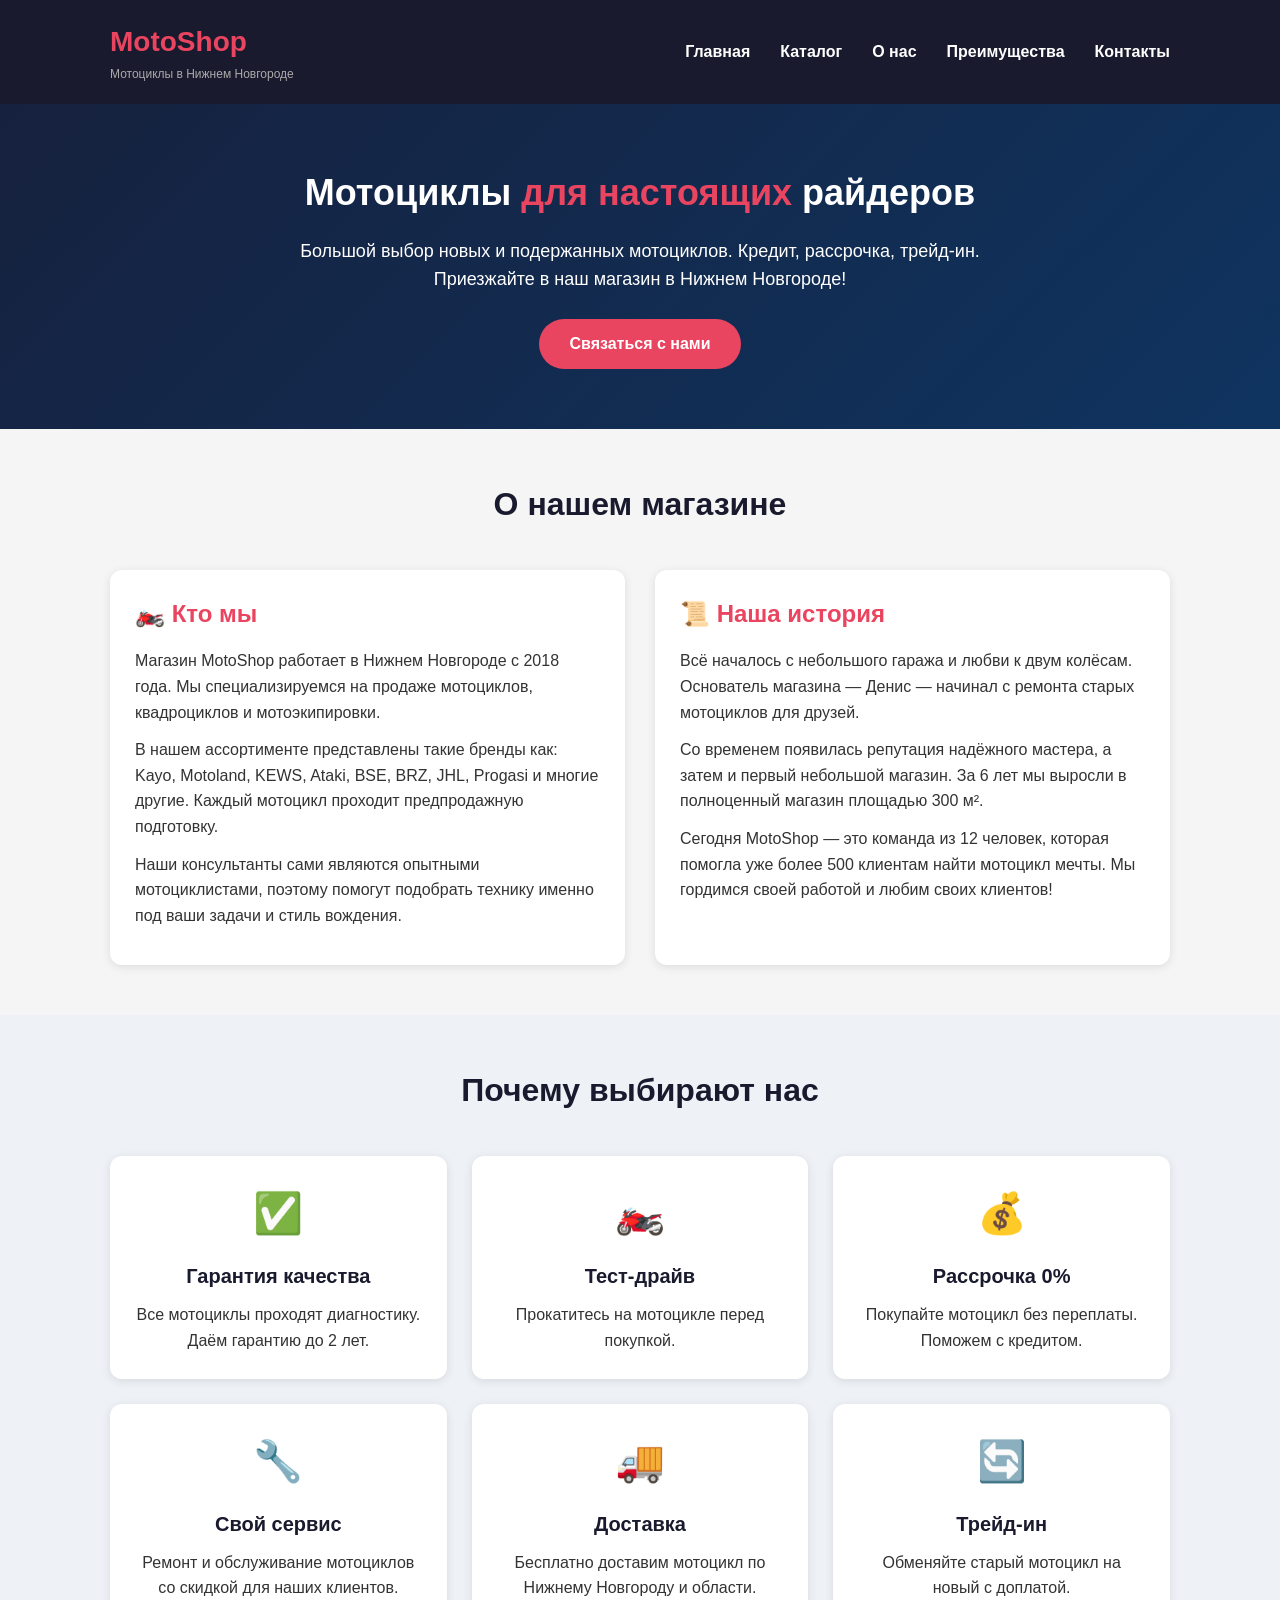
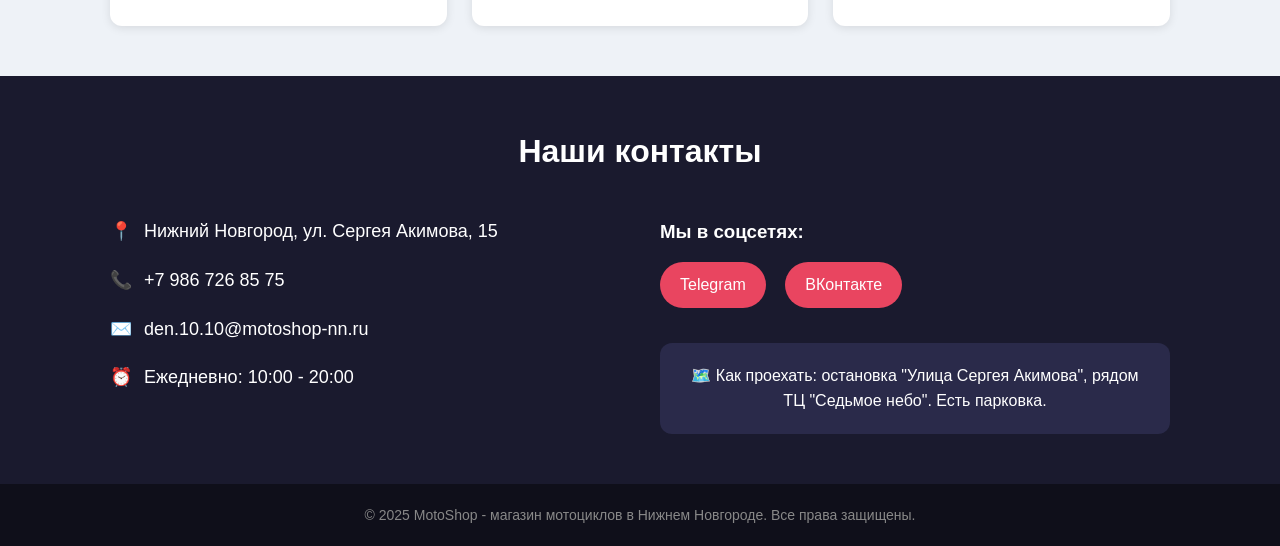
<file: index.html>
<!DOCTYPE html>
<html lang="ru">
<head>
    <meta charset="UTF-8">
    <meta name="viewport" content="width=device-width, initial-scale=1.0">
    <title>MotoShop - магазин мотоциклов в Нижнем Новгороде</title>
    <link rel="stylesheet" href="style.css">
</head>
<body>

<header>
    <div class="container header-flex">
        <div class="logo">
            <h1>MotoShop</h1>
            <p>Мотоциклы в Нижнем Новгороде</p>
        </div>
        <nav class="nav-menu">
            <ul>
                <li><a href="index.html">Главная</a></li>
                <li><a href="catalog.html">Каталог</a></li>
                <li><a href="#about">О нас</a></li>
                <li><a href="#advantages">Преимущества</a></li>
                <li><a href="#contacts">Контакты</a></li>
            </ul>
        </nav>
    </div>
</header>

<main>
    <section class="hero">
        <div class="container">
            <h2>Мотоциклы <span>для настоящих</span> райдеров</h2>
            <p>Большой выбор новых и подержанных мотоциклов. Кредит, рассрочка, трейд-ин. Приезжайте в наш магазин в Нижнем Новгороде!</p>
            <a href="#contacts" class="btn">Связаться с нами</a>
        </div>
    </section>

    <section id="about">
        <div class="container">
            <h2 class="section-title">О нашем магазине</h2>
            <div class="two-columns">
                <div class="info-card">
                    <h3>🏍️ Кто мы</h3>
                    <p>Магазин MotoShop работает в Нижнем Новгороде с 2018 года. Мы специализируемся на продаже мотоциклов, квадроциклов и мотоэкипировки.</p>
                    <p>В нашем ассортименте представлены такие бренды как: Kayo, Motoland, KEWS, Ataki, BSE, BRZ, JHL, Progasi и многие другие. Каждый мотоцикл проходит предпродажную подготовку.</p>
                    <p>Наши консультанты сами являются опытными мотоциклистами, поэтому помогут подобрать технику именно под ваши задачи и стиль вождения.</p>
                </div>
                <div class="info-card">
                    <h3>📜 Наша история</h3>
                    <p>Всё началось с небольшого гаража и любви к двум колёсам. Основатель магазина — Денис — начинал с ремонта старых мотоциклов для друзей.</p>
                    <p>Со временем появилась репутация надёжного мастера, а затем и первый небольшой магазин. За 6 лет мы выросли в полноценный магазин площадью 300 м².</p>
                    <p>Сегодня MotoShop — это команда из 12 человек, которая помогла уже более 500 клиентам найти мотоцикл мечты. Мы гордимся своей работой и любим своих клиентов!</p>
                </div>
            </div>
        </div>
    </section>

    <section id="advantages" style="background-color: #eef2f7;">
        <div class="container">
            <h2 class="section-title">Почему выбирают нас</h2>
            <div class="advantages-grid">
                <div class="advantage">
                    <div class="advantage-icon">✅</div>
                    <h4>Гарантия качества</h4>
                    <p>Все мотоциклы проходят диагностику. Даём гарантию до 2 лет.</p>
                </div>
                <div class="advantage">
                    <div class="advantage-icon">🏍️</div>
                    <h4>Тест-драйв</h4>
                    <p>Прокатитесь на мотоцикле перед покупкой.</p>
                </div>
                <div class="advantage">
                    <div class="advantage-icon">💰</div>
                    <h4>Рассрочка 0%</h4>
                    <p>Покупайте мотоцикл без переплаты. Поможем с кредитом.</p>
                </div>
                <div class="advantage">
                    <div class="advantage-icon">🔧</div>
                    <h4>Свой сервис</h4>
                    <p>Ремонт и обслуживание мотоциклов со скидкой для наших клиентов.</p>
                </div>
                <div class="advantage">
                    <div class="advantage-icon">🚚</div>
                    <h4>Доставка</h4>
                    <p>Бесплатно доставим мотоцикл по Нижнему Новгороду и области.</p>
                </div>
                <div class="advantage">
                    <div class="advantage-icon">🔄</div>
                    <h4>Трейд-ин</h4>
                    <p>Обменяйте старый мотоцикл на новый с доплатой.</p>
                </div>
            </div>
        </div>
    </section>

    <section id="contacts" class="contacts">
        <div class="container">
            <h2 class="section-title">Наши контакты</h2>
            <div class="contacts-flex">
                <div class="contact-info">
                    <div class="contact-item">
                        <span>📍</span>
                        <span>Нижний Новгород, ул. Сергея Акимова, 15</span>
                    </div>
                    <div class="contact-item">
                        <span>📞</span>
                        <span>+7 986 726 85 75</span>
                    </div>
                    <div class="contact-item">
                        <span>✉️</span>
                        <span>den.10.10@motoshop-nn.ru</span>
                    </div>
                    <div class="contact-item">
                        <span>⏰</span>
                        <span>Ежедневно: 10:00 - 20:00</span>
                    </div>
                </div>
                <div class="social-links">
                    <h3 style="margin-bottom: 15px;">Мы в соцсетях:</h3>
                    <a href="#">Telegram</a>
                    <a href="#">ВКонтакте</a>
                    <div class="map-placeholder">
                        🗺️ Как проехать: остановка "Улица Сергея Акимова", рядом ТЦ "Седьмое небо". Есть парковка.
                    </div>
                </div>
            </div>
        </div>
    </section>
</main>

<footer>
    <div class="container">
        <p>© 2025 MotoShop - магазин мотоциклов в Нижнем Новгороде. Все права защищены.</p>
    </div>
</footer>

</body>
</html>
</file>
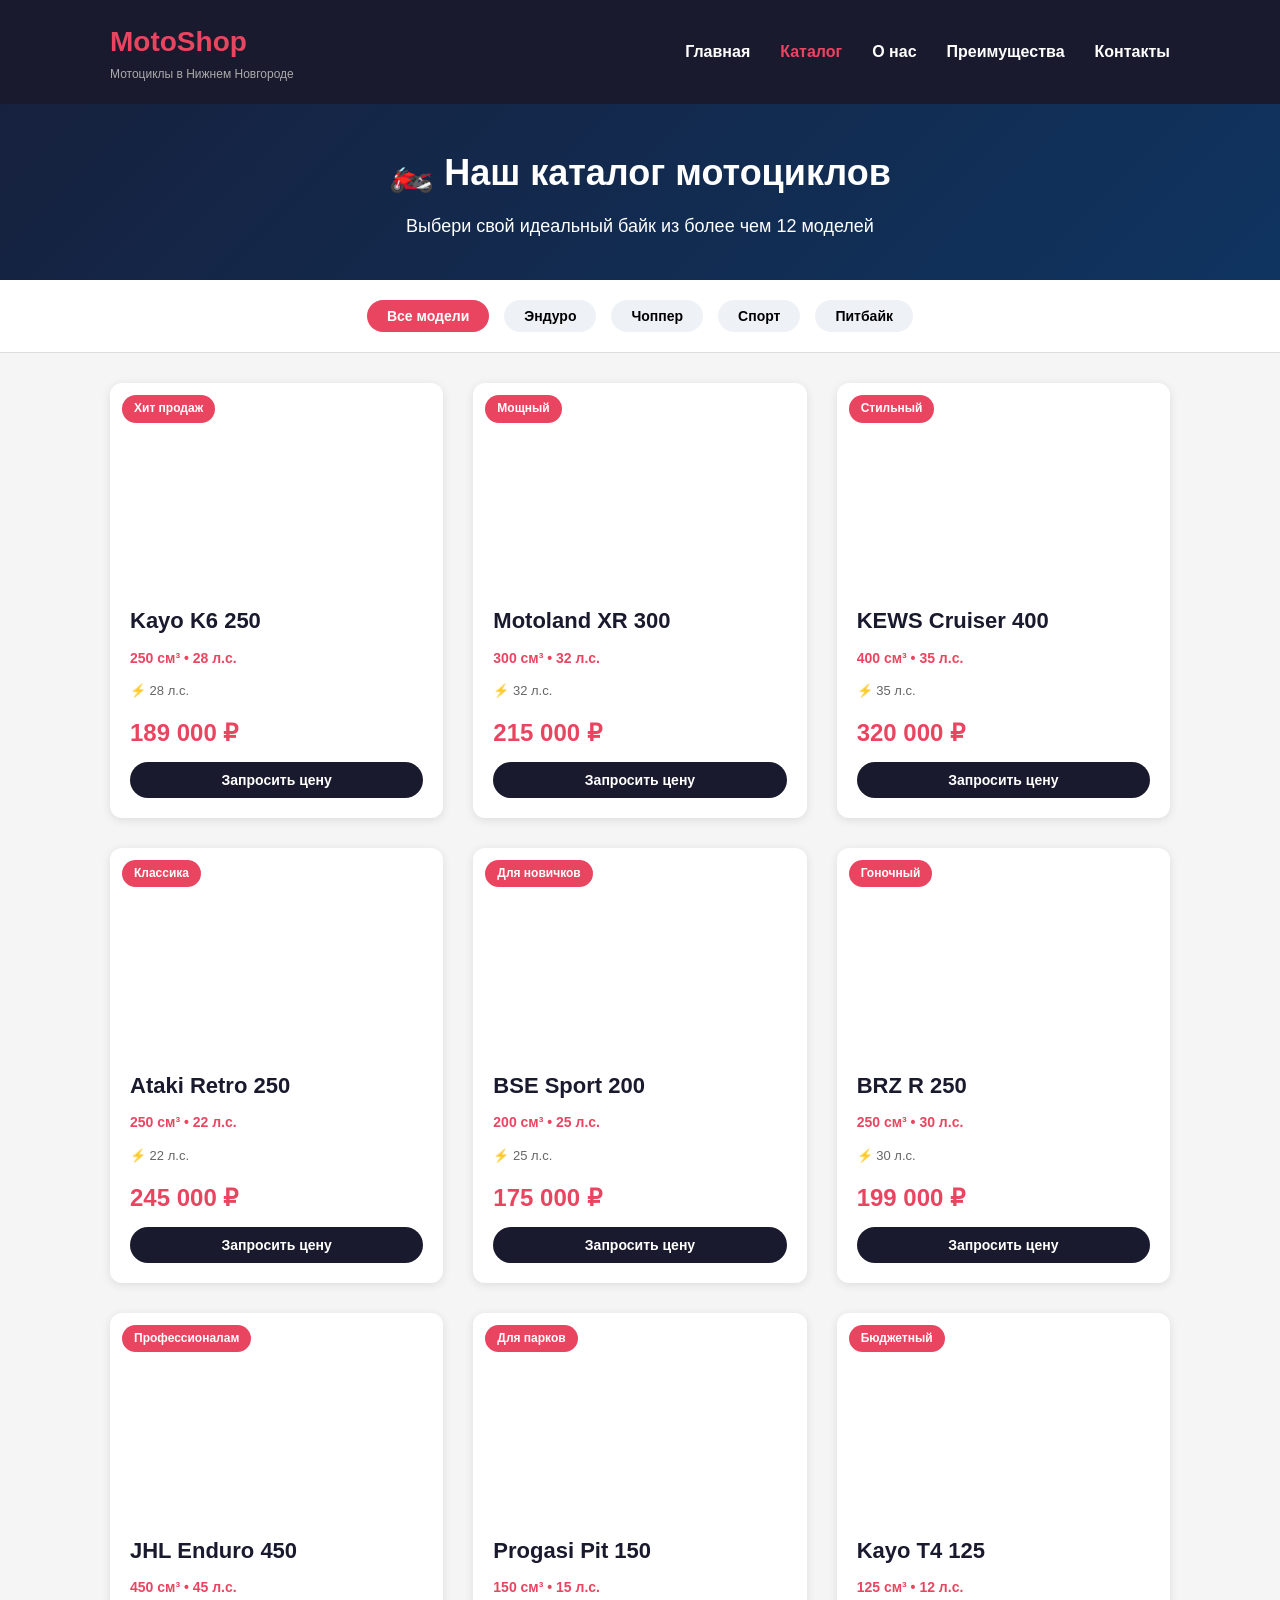
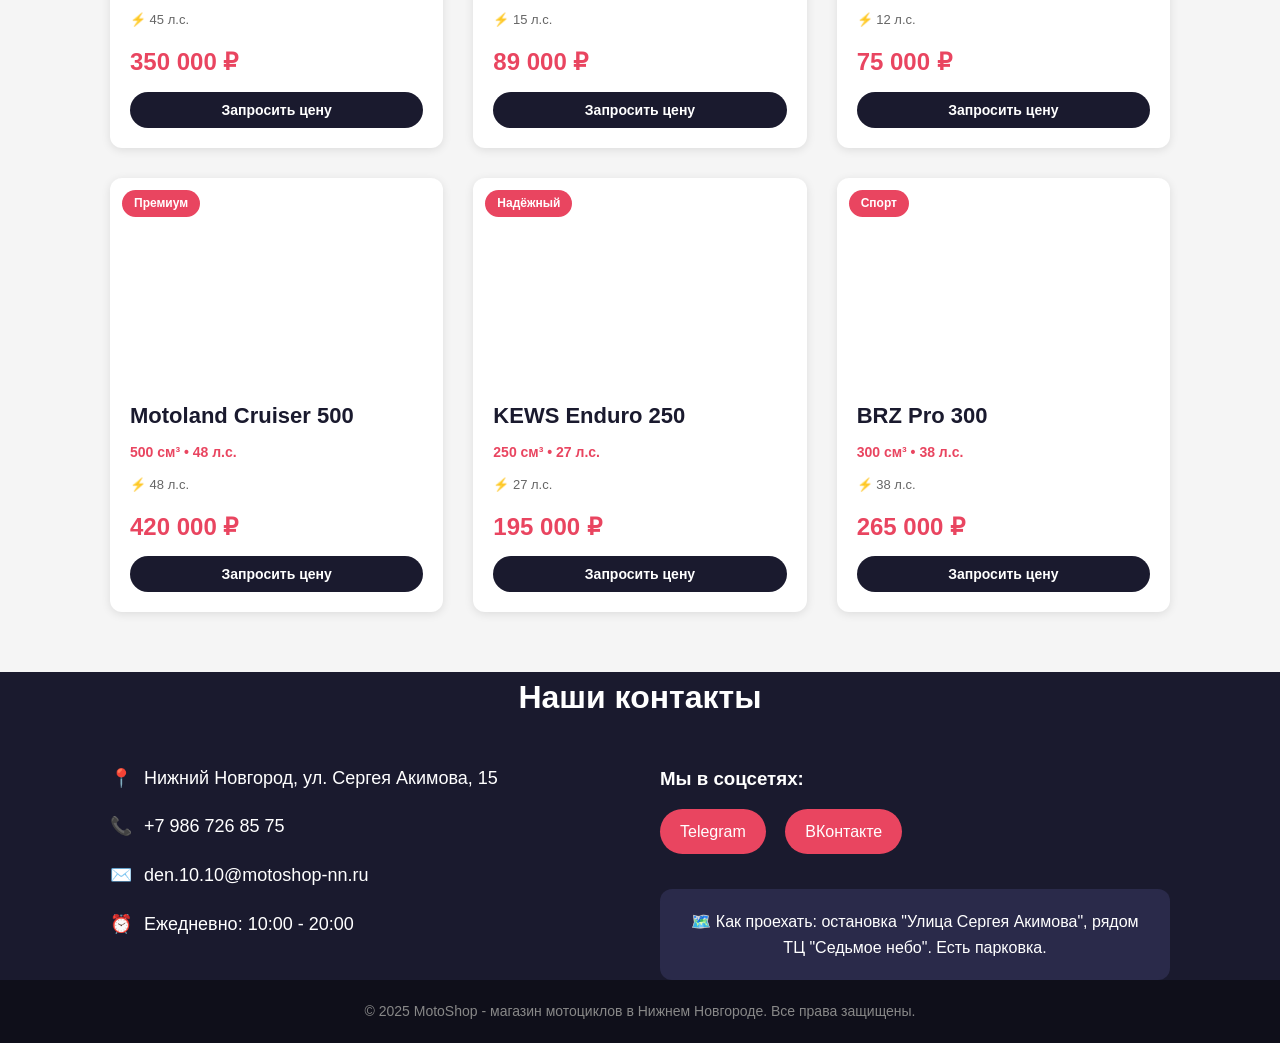
<file: catalog.html>
<!DOCTYPE html>
<html lang="ru">
<head>
    <meta charset="UTF-8">
    <meta name="viewport" content="width=device-width, initial-scale=1.0">
    <title>Каталог мотоциклов | MotoShop</title>
    <link rel="stylesheet" href="catalog.css">
</head>
<body>

<header>
    <div class="container header-flex">
        <div class="logo">
            <h1>MotoShop</h1>
            <p>Мотоциклы в Нижнем Новгороде</p>
        </div>
        <nav class="nav-menu">
            <ul>
                <li><a href="index.html">Главная</a></li>
                <li><a href="catalog.html" class="active">Каталог</a></li>
                <li><a href="index.html#about">О нас</a></li>
                <li><a href="index.html#advantages">Преимущества</a></li>
                <li><a href="#contacts">Контакты</a></li>
            </ul>
        </nav>
    </div>
</header>

<section class="page-title">
    <div class="container">
        <h1>🏍️ Наш каталог мотоциклов</h1>
        <p>Выбери свой идеальный байк из более чем 12 моделей</p>
    </div>
</section>

<div class="filter-section">
    <div class="container filter-buttons" id="filterContainer">
        <button class="filter-btn active" data-filter="all">Все модели</button>
        <button class="filter-btn" data-filter="enduro">Эндуро</button>
        <button class="filter-btn" data-filter="cruiser">Чоппер</button>
        <button class="filter-btn" data-filter="sport">Спорт</button>
        <button class="filter-btn" data-filter="pitbike">Питбайк</button>
    </div>
</div>

<div class="container">
    <div class="catalog-grid" id="catalogGrid"></div>
</div>

<section id="contacts" class="contacts">
    <div class="container">
        <h2 class="section-title">Наши контакты</h2>
        <div class="contacts-flex">
            <div class="contact-info">
                <div class="contact-item">
                    <span>📍</span>
                    <span>Нижний Новгород, ул. Сергея Акимова, 15</span>
                </div>
                <div class="contact-item">
                    <span>📞</span>
                    <span>+7 986 726 85 75</span>
                </div>
                <div class="contact-item">
                    <span>✉️</span>
                    <span>den.10.10@motoshop-nn.ru</span>
                </div>
                <div class="contact-item">
                    <span>⏰</span>
                    <span>Ежедневно: 10:00 - 20:00</span>
                </div>
            </div>
            <div class="social-links">
                <h3 style="margin-bottom: 15px;">Мы в соцсетях:</h3>
                <a href="#">Telegram</a>
                <a href="#">ВКонтакте</a>
                <div class="map-placeholder">
                    🗺️ Как проехать: остановка "Улица Сергея Акимова", рядом ТЦ "Седьмое небо". Есть парковка.
                </div>
            </div>
        </div>
    </div>
</section>

<footer>
    <div class="container">
        <p>© 2025 MotoShop - магазин мотоциклов в Нижнем Новгороде. Все права защищены.</p>
    </div>
</footer>

<script>
    const motorcycles = [
        { name: "Kayo K6 250", type: "enduro", engine: "250 см³", power: "28 л.с.", price: 189000, img: "https://via.placeholder.com/400x200?text=Kayo+K6+250", badge: "Хит продаж" },
        { name: "Motoland XR 300", type: "enduro", engine: "300 см³", power: "32 л.с.", price: 215000, img: "https://via.placeholder.com/400x200?text=Motoland+XR+300", badge: "Мощный" },
        { name: "KEWS Cruiser 400", type: "cruiser", engine: "400 см³", power: "35 л.с.", price: 320000, img: "https://via.placeholder.com/400x200?text=KEWS+Cruiser+400", badge: "Стильный" },
        { name: "Ataki Retro 250", type: "cruiser", engine: "250 см³", power: "22 л.с.", price: 245000, img: "https://via.placeholder.com/400x200?text=Ataki+Retro+250", badge: "Классика" },
        { name: "BSE Sport 200", type: "sport", engine: "200 см³", power: "25 л.с.", price: 175000, img: "https://via.placeholder.com/400x200?text=BSE+Sport+200", badge: "Для новичков" },
        { name: "BRZ R 250", type: "sport", engine: "250 см³", power: "30 л.с.", price: 199000, img: "https://via.placeholder.com/400x200?text=BRZ+R+250", badge: "Гоночный" },
        { name: "JHL Enduro 450", type: "enduro", engine: "450 см³", power: "45 л.с.", price: 350000, img: "https://via.placeholder.com/400x200?text=JHL+Enduro+450", badge: "Профессионалам" },
        { name: "Progasi Pit 150", type: "pitbike", engine: "150 см³", power: "15 л.с.", price: 89000, img: "https://via.placeholder.com/400x200?text=Progasi+Pit+150", badge: "Для парков" },
        { name: "Kayo T4 125", type: "pitbike", engine: "125 см³", power: "12 л.с.", price: 75000, img: "https://via.placeholder.com/400x200?text=Kayo+T4+125", badge: "Бюджетный" },
        { name: "Motoland Cruiser 500", type: "cruiser", engine: "500 см³", power: "48 л.с.", price: 420000, img: "https://via.placeholder.com/400x200?text=Motoland+Cruiser+500", badge: "Премиум" },
        { name: "KEWS Enduro 250", type: "enduro", engine: "250 см³", power: "27 л.с.", price: 195000, img: "https://via.placeholder.com/400x200?text=KEWS+Enduro+250", badge: "Надёжный" },
        { name: "BRZ Pro 300", type: "sport", engine: "300 см³", power: "38 л.с.", price: 265000, img: "https://via.placeholder.com/400x200?text=BRZ+Pro+300", badge: "Спорт" }
    ];

    function renderCards(filterType = "all") {
        const grid = document.getElementById("catalogGrid");
        if (!grid) return;

        const filtered = filterType === "all" ? motorcycles : motorcycles.filter(bike => bike.type === filterType);

        if (filtered.length === 0) {
            grid.innerHTML = `<div style="grid-column:1/-1; text-align:center; padding: 50px;">😢 Нет мотоциклов в этой категории</div>`;
            return;
        }

        grid.innerHTML = filtered.map(bike => {
            const formattedPrice = bike.price.toLocaleString('ru-RU');
            return `
                <div class="motorcycle-card">
                    <div class="card-img" style="background-image: url('${bike.img}'); background-size: cover; background-position: center;">
                        <div class="badge">${bike.badge}</div>
                    </div>
                    <div class="card-content">
                        <h3>${bike.name}</h3>
                        <div class="engine">${bike.engine} • ${bike.power}</div>
                        <div class="specs">
                            <span>⚡ ${bike.power}</span>
                        </div>
                        <div class="price">${formattedPrice} ₽</div>
                        <button class="card-btn" onclick="alert('Спасибо! Менеджер свяжется с вами по мотоциклу ${bike.name}')">Запросить цену</button>
                    </div>
                </div>
            `;
        }).join("");
    }

    function setupFilters() {
        const buttons = document.querySelectorAll(".filter-btn");
        buttons.forEach(btn => {
            btn.addEventListener("click", () => {
                const filter = btn.getAttribute("data-filter");
                buttons.forEach(b => b.classList.remove("active"));
                btn.classList.add("active");
                renderCards(filter);
            });
        });
    }

    document.addEventListener("DOMContentLoaded", () => {
        renderCards("all");
        setupFilters();
    });
</script>
</body>
</html>
</file>
<file: style.css>
* {
    margin: 0;
    padding: 0;
    box-sizing: border-box;
}

body {
    font-family: Arial, sans-serif;
    line-height: 1.6;
    color: #333;
    background-color: #f5f5f5;
}

.container {
    max-width: 1100px;
    margin: 0 auto;
    padding: 0 20px;
}

/* ШАПКА */
header {
    background-color: #1a1a2e;
    color: white;
    padding: 20px 0;
    position: sticky;
    top: 0;
    z-index: 100;
}

.header-flex {
    display: flex;
    justify-content: space-between;
    align-items: center;
    flex-wrap: wrap;
}

.logo h1 {
    font-size: 28px;
    color: #e94560;
}

.logo p {
    font-size: 12px;
    color: #aaa;
}

.nav-menu ul {
    display: flex;
    list-style: none;
    gap: 30px;
}

.nav-menu a {
    color: white;
    text-decoration: none;
    font-weight: bold;
    transition: color 0.3s;
}

.nav-menu a:hover {
    color: #e94560;
}

/* ===== БАННЕР ===== */
.hero {
    background: linear-gradient(135deg, #16213e, #0f3460);
    color: white;
    text-align: center;
    padding: 60px 0;
}

.hero h2 {
    font-size: 36px;
    margin-bottom: 15px;
}

.hero h2 span {
    color: #e94560;
}

.hero p {
    font-size: 18px;
    max-width: 700px;
    margin: 0 auto 25px;
}

.btn {
    display: inline-block;
    background-color: #e94560;
    color: white;
    padding: 12px 30px;
    text-decoration: none;
    border-radius: 30px;
    font-weight: bold;
    transition: background 0.3s;
}

.btn:hover {
    background-color: #c62a46;
}

/* ===== ОБЩИЕ СЕКЦИИ ===== */
section {
    padding: 50px 0;
}

.section-title {
    text-align: center;
    font-size: 32px;
    margin-bottom: 40px;
    color: #1a1a2e;
}

/* ===== ДВЕ КОЛОНКИ (О НАС + ИСТОРИЯ) ===== */
.two-columns {
    display: flex;
    gap: 30px;
    flex-wrap: wrap;
}

.info-card {
    flex: 1;
    background: white;
    padding: 25px;
    border-radius: 12px;
    box-shadow: 0 2px 10px rgba(0,0,0,0.1);
}

.info-card h3 {
    color: #e94560;
    margin-bottom: 15px;
    font-size: 24px;
}

.info-card p {
    margin-bottom: 12px;
}

/* ===== ПРЕИМУЩЕСТВА ===== */
.advantages-grid {
    display: grid;
    grid-template-columns: repeat(auto-fit, minmax(250px, 1fr));
    gap: 25px;
}

.advantage {
    background: white;
    padding: 25px;
    text-align: center;
    border-radius: 12px;
    box-shadow: 0 2px 10px rgba(0,0,0,0.1);
    transition: transform 0.3s;
}

.advantage:hover {
    transform: translateY(-5px);
}

.advantage-icon {
    font-size: 40px;
    margin-bottom: 15px;
}

.advantage h4 {
    font-size: 20px;
    margin-bottom: 10px;
    color: #1a1a2e;
}

/* ===== КОНТАКТЫ ===== */
.contacts {
    background-color: #1a1a2e;
    color: white;
}

.contacts .section-title {
    color: white;
}

.contacts-flex {
    display: flex;
    flex-wrap: wrap;
    gap: 40px;
    justify-content: space-between;
}

.contact-info {
    flex: 1;
}

.contact-item {
    margin-bottom: 20px;
    display: flex;
    align-items: center;
    gap: 12px;
    font-size: 18px;
}

.social-links {
    flex: 1;
}

.social-links a {
    display: inline-block;
    background: #e94560;
    color: white;
    padding: 10px 20px;
    margin-right: 15px;
    margin-bottom: 10px;
    text-decoration: none;
    border-radius: 25px;
    transition: background 0.3s;
}

.social-links a:hover {
    background: #c62a46;
}

.map-placeholder {
    background: #2a2a4a;
    padding: 20px;
    border-radius: 12px;
    margin-top: 25px;
    text-align: center;
}

/* ===== ПОДВАЛ ===== */
footer {
    background-color: #0f0f1a;
    color: #888;
    text-align: center;
    padding: 20px 0;
    font-size: 14px;
}

/* ===== АДАПТИВНОСТЬ ===== */
@media (max-width: 768px) {
    .header-flex {
        flex-direction: column;
        gap: 15px;
    }

    .nav-menu ul {
        gap: 20px;
        flex-wrap: wrap;
        justify-content: center;
    }

    .hero h2 {
        font-size: 28px;
    }

    .section-title {
        font-size: 26px;
    }

    .contact-item {
        font-size: 16px;
        flex-wrap: wrap;
    }
}
</file>
<file: catalog.css>
/* ======================================== */
/* ========== СТИЛИ ТОЛЬКО ДЛЯ СТРАНИЦЫ КАТАЛОГА ========== */
/* ======================================== */

* {
    margin: 0;
    padding: 0;
    box-sizing: border-box;
}

body {
    font-family: Arial, sans-serif;
    line-height: 1.6;
    color: #333;
    background-color: #f5f5f5;
}

.container {
    max-width: 1100px;
    margin: 0 auto;
    padding: 0 20px;
}

/* ===== ШАПКА ===== */
header {
    background-color: #1a1a2e;
    color: white;
    padding: 20px 0;
    position: sticky;
    top: 0;
    z-index: 100;
}

.header-flex {
    display: flex;
    justify-content: space-between;
    align-items: center;
    flex-wrap: wrap;
}

.logo h1 {
    font-size: 28px;
    color: #e94560;
}

.logo p {
    font-size: 12px;
    color: #aaa;
}

.nav-menu ul {
    display: flex;
    list-style: none;
    gap: 30px;
}

.nav-menu a {
    color: white;
    text-decoration: none;
    font-weight: bold;
    transition: color 0.3s;
}

.nav-menu a:hover,
.nav-menu a.active {
    color: #e94560;
}

/* ===== ЗАГОЛОВОК СТРАНИЦЫ КАТАЛОГА ===== */
.page-title {
    background: linear-gradient(135deg, #16213e, #0f3460);
    color: white;
    text-align: center;
    padding: 40px 0;
}

.page-title h1 {
    font-size: 36px;
    margin-bottom: 10px;
}

.page-title p {
    font-size: 18px;
}

/* ===== БЛОК ФИЛЬТРОВ ===== */
.filter-section {
    background: white;
    padding: 20px 0;
    border-bottom: 1px solid #ddd;
    margin-bottom: 30px;
}

.filter-buttons {
    display: flex;
    flex-wrap: wrap;
    justify-content: center;
    gap: 15px;
}

.filter-btn {
    background: #eef2f7;
    border: none;
    padding: 8px 20px;
    border-radius: 25px;
    cursor: pointer;
    font-size: 14px;
    font-weight: bold;
    transition: all 0.3s;
}

.filter-btn.active,
.filter-btn:hover {
    background: #e94560;
    color: white;
}

/* ===== СЕТКА КАРТОЧЕК МОТОЦИКЛОВ ===== */
.catalog-grid {
    display: grid;
    grid-template-columns: repeat(auto-fill, minmax(300px, 1fr));
    gap: 30px;
    margin: 30px 0 60px;
}

/* ===== КАРТОЧКА МОТОЦИКЛА ===== */
.motorcycle-card {
    background: white;
    border-radius: 12px;
    overflow: hidden;
    box-shadow: 0 2px 10px rgba(0,0,0,0.1);
    transition: transform 0.3s;
}

.motorcycle-card:hover {
    transform: translateY(-5px);
}

.card-img {
    height: 200px;
    background-size: cover;
    background-position: center;
    position: relative;
}

.badge {
    position: absolute;
    top: 12px;
    left: 12px;
    background: #e94560;
    color: white;
    padding: 4px 12px;
    border-radius: 20px;
    font-size: 12px;
    font-weight: bold;
}

.card-content {
    padding: 20px;
}

.card-content h3 {
    font-size: 22px;
    margin-bottom: 8px;
    color: #1a1a2e;
}

.engine {
    color: #e94560;
    font-weight: bold;
    margin-bottom: 10px;
    font-size: 14px;
}

.specs {
    display: flex;
    gap: 12px;
    margin: 12px 0;
    font-size: 13px;
    color: #666;
}

.price {
    font-size: 24px;
    font-weight: bold;
    color: #e94560;
    margin: 10px 0;
}

.card-btn {
    background: #1a1a2e;
    color: white;
    border: none;
    padding: 10px;
    width: 100%;
    border-radius: 25px;
    font-weight: bold;
    cursor: pointer;
    transition: background 0.3s;
    font-size: 14px;
}

.card-btn:hover {
    background: #e94560;
}

/* ===== КОНТАКТЫ ===== */
.contacts {
    background-color: #1a1a2e;
    color: white;
}

.contacts .section-title {
    color: white;
    text-align: center;
    font-size: 32px;
    margin-bottom: 40px;
}

.contacts-flex {
    display: flex;
    flex-wrap: wrap;
    gap: 40px;
    justify-content: space-between;
}

.contact-info {
    flex: 1;
}

.contact-item {
    margin-bottom: 20px;
    display: flex;
    align-items: center;
    gap: 12px;
    font-size: 18px;
}

.social-links {
    flex: 1;
}

.social-links a {
    display: inline-block;
    background: #e94560;
    color: white;
    padding: 10px 20px;
    margin-right: 15px;
    margin-bottom: 10px;
    text-decoration: none;
    border-radius: 25px;
    transition: background 0.3s;
}

.social-links a:hover {
    background: #c62a46;
}

.map-placeholder {
    background: #2a2a4a;
    padding: 20px;
    border-radius: 12px;
    margin-top: 25px;
    text-align: center;
}

/* ===== ПОДВАЛ ===== */
footer {
    background-color: #0f0f1a;
    color: #888;
    text-align: center;
    padding: 20px 0;
    font-size: 14px;
}

/* ===== АДАПТИВНОСТЬ ===== */
@media (max-width: 768px) {
    .header-flex {
        flex-direction: column;
        gap: 15px;
    }

    .nav-menu ul {
        gap: 20px;
        flex-wrap: wrap;
        justify-content: center;
    }

    .page-title h1 {
        font-size: 28px;
    }

    .filter-buttons {
        gap: 10px;
    }

    .filter-btn {
        padding: 6px 14px;
        font-size: 12px;
    }

    .contact-item {
        font-size: 16px;
        flex-wrap: wrap;
    }
}
</file>
